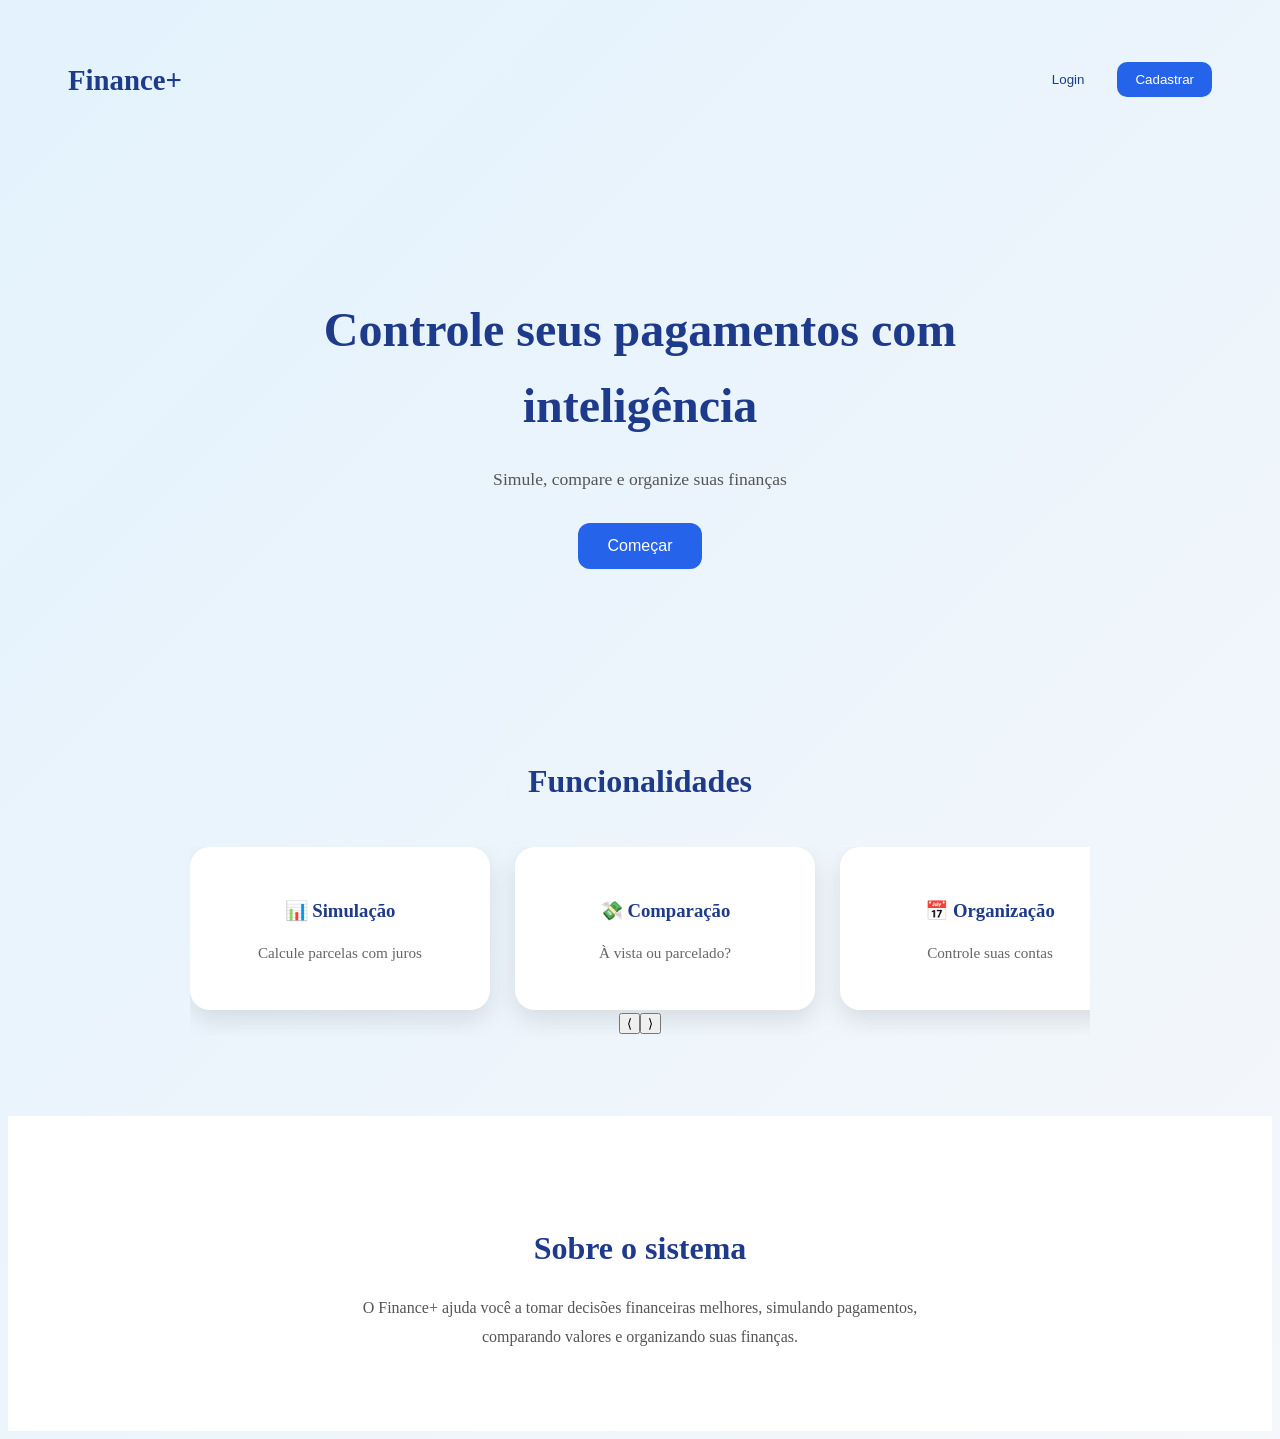
<file: index.html>
<!DOCTYPE html>
<html lang="pt-BR">
<head>
  <meta charset="UTF-8">
  <meta name="viewport" content="width=device-width, initial-scale=1.0">
  <title>Finance+</title>
  <link rel="stylesheet" href="css/style.css">
</head>
<body>

<!-- NAVBAR -->
<nav class="navbar">
  <h2>Finance+</h2>
  <div class="nav-buttons">
    <button class="login">Login</button>
    <button class="cadastro">Cadastrar</button>
  </div>
</nav>

<!-- HERO -->
<section class="hero">
  <h1>Controle seus pagamentos com inteligência</h1>
  <p>Simule, compare e organize suas finanças</p>
  <button class="cta">Começar</button>
</section>

<!-- CARROSSEL -->
<section class="carousel-section">
  <h2>Funcionalidades</h2>

  <div class="carousel">
    <div class="carousel-track">

      <div class="card">
        <h3>📊 Simulação</h3>
        <p>Calcule parcelas com juros</p>
      </div>

      <div class="card">
        <h3>💸 Comparação</h3>
        <p>À vista ou parcelado?</p>
      </div>

      <div class="card">
        <h3>📅 Organização</h3>
        <p>Controle suas contas</p>
      </div>

      <div class="card">
        <h3>📈 Planejamento</h3>
        <p>Evite dívidas</p>
      </div>

    </div>
  </div>
</section>

<!-- SOBRE -->
<section class="sobre">
  <h2>Sobre o sistema</h2>
  <p>
    O Finance+ ajuda você a tomar decisões financeiras melhores,
    simulando pagamentos, comparando valores e organizando suas finanças.
  </p>
</section>

<script src="script.js"></script>
</body>
</html>
</file>
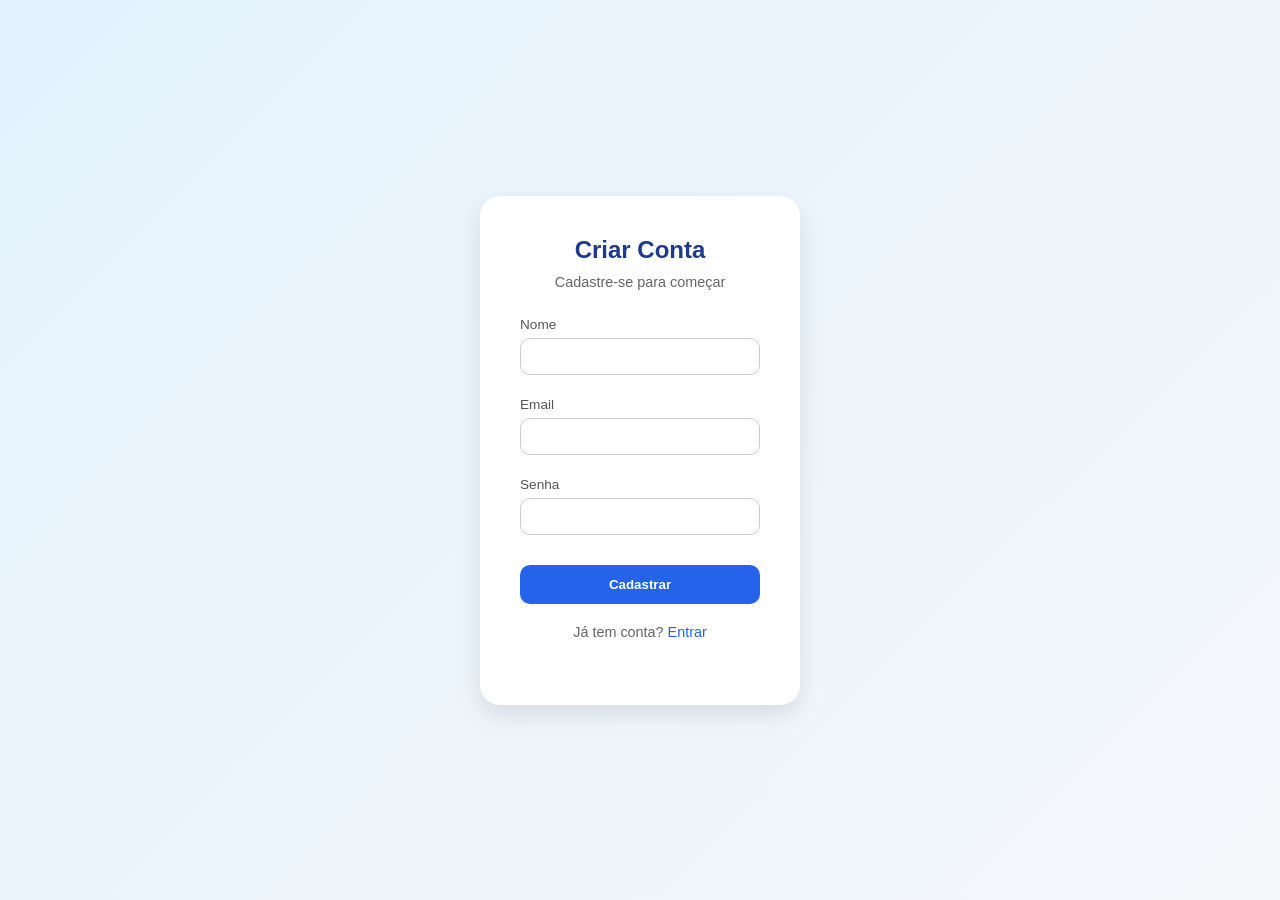
<file: cadastro.html>
<!DOCTYPE html>
<html lang="pt-BR">
<head>
  <meta charset="UTF-8">
  <meta name="viewport" content="width=device-width, initial-scale=1.0">
  <title>Cadastro - Finance+</title>

  <!-- ✅ corrigido (sem pasta) -->
  <link rel="stylesheet" href="css/cadastro.css">
</head>
<body>

<div class="container">
  <div class="login-box">
    <h2>Criar Conta</h2>
    <p>Cadastre-se para começar</p>

    <form id="cadastroForm">

      <div class="input-group">
        <label>Nome</label>
        <input type="text" id="nome" required>
      </div>

      <div class="input-group">
        <label>Email</label>
        <input type="email" id="email" required>
      </div>

      <div class="input-group">
        <label>Senha</label>
        <input type="password" id="senha" required>
      </div>

      <button type="submit">Cadastrar</button>

    </form>

    <div class="extras">
      <p>Já tem conta? <a href="login.html">Entrar</a></p>
    </div>
  </div>
</div>

<!-- ✅ escolha UMA opção -->

<!-- OPÇÃO 1: JS separado -->
<script src="cadastro.js"></script>

<!-- OPÇÃO 2 (se quiser deixar aqui dentro, usa isso e REMOVE o de cima)
<script>
const form = document.getElementById('cadastroForm');

form.addEventListener('submit', (e) => {
  e.preventDefault();

  const nome = document.getElementById('nome').value;
  const email = document.getElementById('email').value;
  const senha = document.getElementById('senha').value;

  let usuarios = JSON.parse(localStorage.getItem("usuarios")) || [];

  const existe = usuarios.find(user => user.email === email);

  if (existe) {
    alert("Esse email já está cadastrado!");
    return;
  }

  usuarios.push({ nome, email, senha });
  localStorage.setItem("usuarios", JSON.stringify(usuarios));

  alert("Cadastro realizado com sucesso!");
  window.location.href = "login.html";
});
</script>
-->

</body>
</html>
</file>
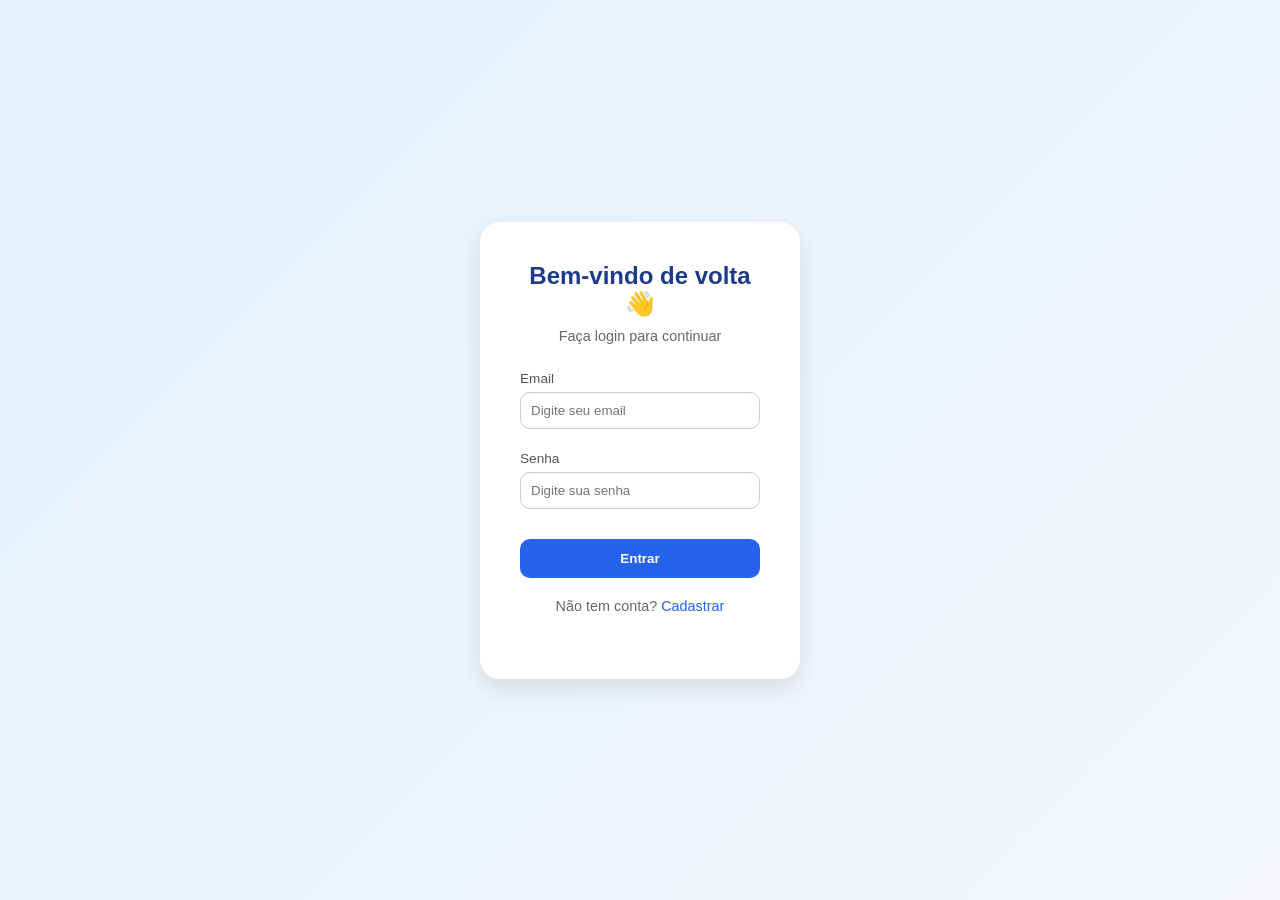
<file: login.html>
<!DOCTYPE html>
<html lang="pt-BR">
<head>
  <meta charset="UTF-8">
  <meta name="viewport" content="width=device-width, initial-scale=1.0">
  <title>Login | Finance+</title>
  <link rel="stylesheet" href="/css/login.css">
</head>
<body>

  <div class="container">
    <div class="login-box">

      <h2>Bem-vindo de volta 👋</h2>
      <p>Faça login para continuar</p>

      <form id="loginForm">

        <div class="input-group">
          <label>Email</label>
          <input type="email" id="email" placeholder="Digite seu email" required>
        </div>

        <div class="input-group">
          <label>Senha</label>
          <input type="password" id="senha" placeholder="Digite sua senha" required>
        </div>

        <button type="submit">Entrar</button>

      </form>

      <div class="extras">
        <p>Não tem conta? <a href="#">Cadastrar</a></p>
      </div>

    </div>
  </div>

  <script src="login.js"></script>
</body>
</html>
</file>
<file: css/style.css>
\/* RESET */
* {
  margin: 0;
  padding: 0;
  box-sizing: border-box;
  font-family: 'Segoe UI', sans-serif;
}

/* BODY */
body {
  background: linear-gradient(135deg, #e3f2fd, #f5f7fa);
  color: #333;
  line-height: 1.6;
}

/* NAVBAR */
.navbar {
  display: flex;
  justify-content: space-between;
  align-items: center;
  padding: 25px 60px;
}

.navbar h2 {
  font-size: 1.8rem;
  color: #1e3a8a;
}

.nav-buttons {
  display: flex;
  gap: 15px;
}

.nav-buttons button {
  padding: 10px 18px;
  border-radius: 10px;
  border: none;
  cursor: pointer;
  font-weight: 500;
}

/* BOTÕES */
.login {
  background: transparent;
  border: 1px solid #1e3a8a;
  color: #1e3a8a;
}

.cadastro {
  background: #2563eb;
  color: #fff;
}

/* HERO */
.hero {
  text-align: center;
  padding: 100px 20px 80px;
  max-width: 800px;
  margin: auto;
}

.hero h1 {
  font-size: 3rem;
  margin-bottom: 20px;
  color: #1e3a8a;
}

.hero p {
  margin-bottom: 30px;
  font-size: 1.1rem;
  color: #555;
}

.cta {
  padding: 14px 30px;
  background: #2563eb;
  color: #fff;
  border: none;
  border-radius: 12px;
  font-size: 16px;
  cursor: pointer;
}

/* CARROSSEL */
.carousel-section {
  padding: 80px 20px;
  text-align: center;
}

.carousel-section h2 {
  margin-bottom: 40px;
  font-size: 2rem;
  color: #1e3a8a;
}

.carousel {
  overflow: hidden;
  max-width: 900px;
  margin: auto;
}

.carousel-track {
  display: flex;
  gap: 25px;
  transition: transform 0.5s ease;
}

/* CARD */
.card {
  min-width: 260px;
  background: #ffffff;
  color: #333;
  padding: 30px 20px;
  border-radius: 20px;
  text-align: center;
  box-shadow: 0 10px 25px rgba(0,0,0,0.1);
  transition: 0.3s;
}

.card:hover {
  transform: translateY(-10px);
}

.card h3 {
  margin-bottom: 15px;
  color: #1e3a8a;
}

.card p {
  font-size: 0.95rem;
  color: #666;
}

/* SOBRE */
.sobre {
  background: #ffffff;
  color: #333;
  padding: 80px 20px;
  text-align: center;
}

.sobre h2 {
  margin-bottom: 20px;
  font-size: 2rem;
  color: #1e3a8a;
}

.sobre p {
  max-width: 600px;
  margin: auto;
  line-height: 1.8;
  color: #555;
}
</file>
<file: css/cadastro.css>
/* RESET */
* {
  margin: 0;
  padding: 0;
  box-sizing: border-box;
  font-family: 'Segoe UI', sans-serif;
}

/* FUNDO */
body {
  height: 100vh;
  background: linear-gradient(135deg, #e3f2fd, #f5f7fa);
  display: flex;
  justify-content: center;
  align-items: center;
}

/* CONTAINER */
.container {
  width: 100%;
  display: flex;
  justify-content: center;
}

/* BOX */
.login-box {
  background: #ffffff;
  padding: 40px;
  width: 320px;
  border-radius: 20px;
  color: #333;
  text-align: center;
  box-shadow: 0 10px 25px rgba(0,0,0,0.1);
}

.login-box h2 {
  margin-bottom: 10px;
  color: #1e3a8a;
}

.login-box p {
  margin-bottom: 25px;
  font-size: 0.9rem;
  color: #666;
}

/* INPUTS */
.input-group {
  text-align: left;
  margin-bottom: 20px;
}

.input-group label {
  font-size: 0.85rem;
  color: #555;
}

.input-group input {
  width: 100%;
  padding: 10px;
  border-radius: 10px;
  border: 1px solid #ccc;
  margin-top: 5px;
  outline: none;
  transition: 0.2s;
}

.input-group input:focus {
  border-color: #2563eb;
}

/* BOTÃO */
button {
  width: 100%;
  padding: 12px;
  border-radius: 10px;
  border: none;
  background: #2563eb;
  color: #fff;
  font-weight: bold;
  cursor: pointer;
  margin-top: 10px;
  transition: 0.3s;
}

button:hover {
  background: #1e40af;
}

/* EXTRAS */
.extras {
  margin-top: 20px;
  font-size: 0.85rem;
}

.extras a {
  color: #2563eb;
  text-decoration: none;
}

.extras a:hover {
  text-decoration: underline;
}
</file>
<file: css/login.css>
/* RESET */
* {
  margin: 0;
  padding: 0;
  box-sizing: border-box;
  font-family: 'Segoe UI', sans-serif;
}

/* FUNDO */
body {
  height: 100vh;
  background: linear-gradient(135deg, #e3f2fd, #f5f7fa);
  display: flex;
  justify-content: center;
  align-items: center;
}

/* CONTAINER */
.container {
  width: 100%;
  display: flex;
  justify-content: center;
}

/* BOX LOGIN */
.login-box {
  background: #ffffff;
  padding: 40px;
  width: 320px;
  border-radius: 20px;
  color: #333;
  text-align: center;
  box-shadow: 0 10px 25px rgba(0,0,0,0.1);
}

.login-box h2 {
  margin-bottom: 10px;
  color: #1e3a8a;
}

.login-box p {
  margin-bottom: 25px;
  font-size: 0.9rem;
  color: #666;
}

/* INPUTS */
.input-group {
  text-align: left;
  margin-bottom: 20px;
}

.input-group label {
  font-size: 0.85rem;
  color: #555;
}

.input-group input {
  width: 100%;
  padding: 10px;
  border-radius: 10px;
  border: 1px solid #ccc;
  margin-top: 5px;
  outline: none;
  transition: 0.2s;
}

.input-group input:focus {
  border-color: #2563eb;
}

/* BOTÃO */
button {
  width: 100%;
  padding: 12px;
  border-radius: 10px;
  border: none;
  background: #2563eb;
  color: #fff;
  font-weight: bold;
  cursor: pointer;
  margin-top: 10px;
  transition: 0.3s;
}

button:hover {
  background: #1e40af;
}

/* EXTRAS */
.extras {
  margin-top: 20px;
  font-size: 0.85rem;
}

.extras a {
  color: #2563eb;
  text-decoration: none;
}

.extras a:hover {
  text-decoration: underline;
}
</file>
